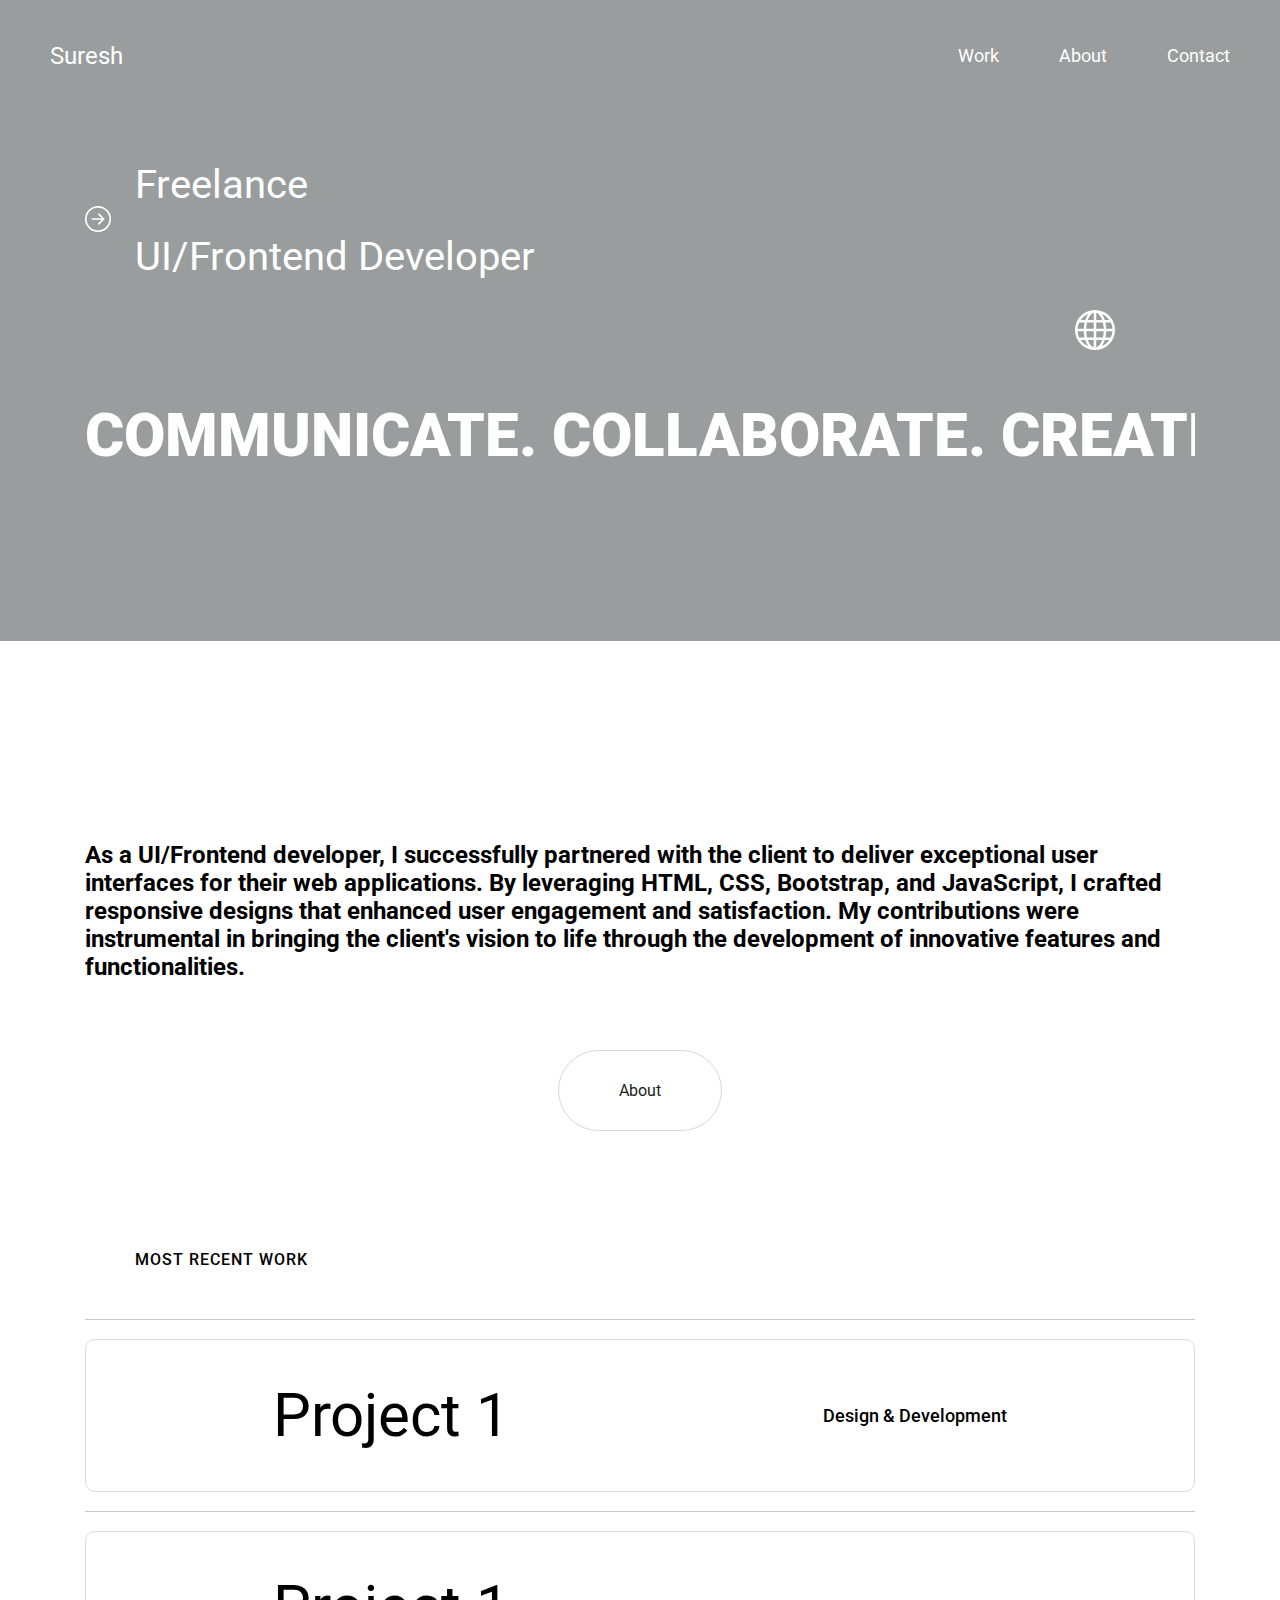
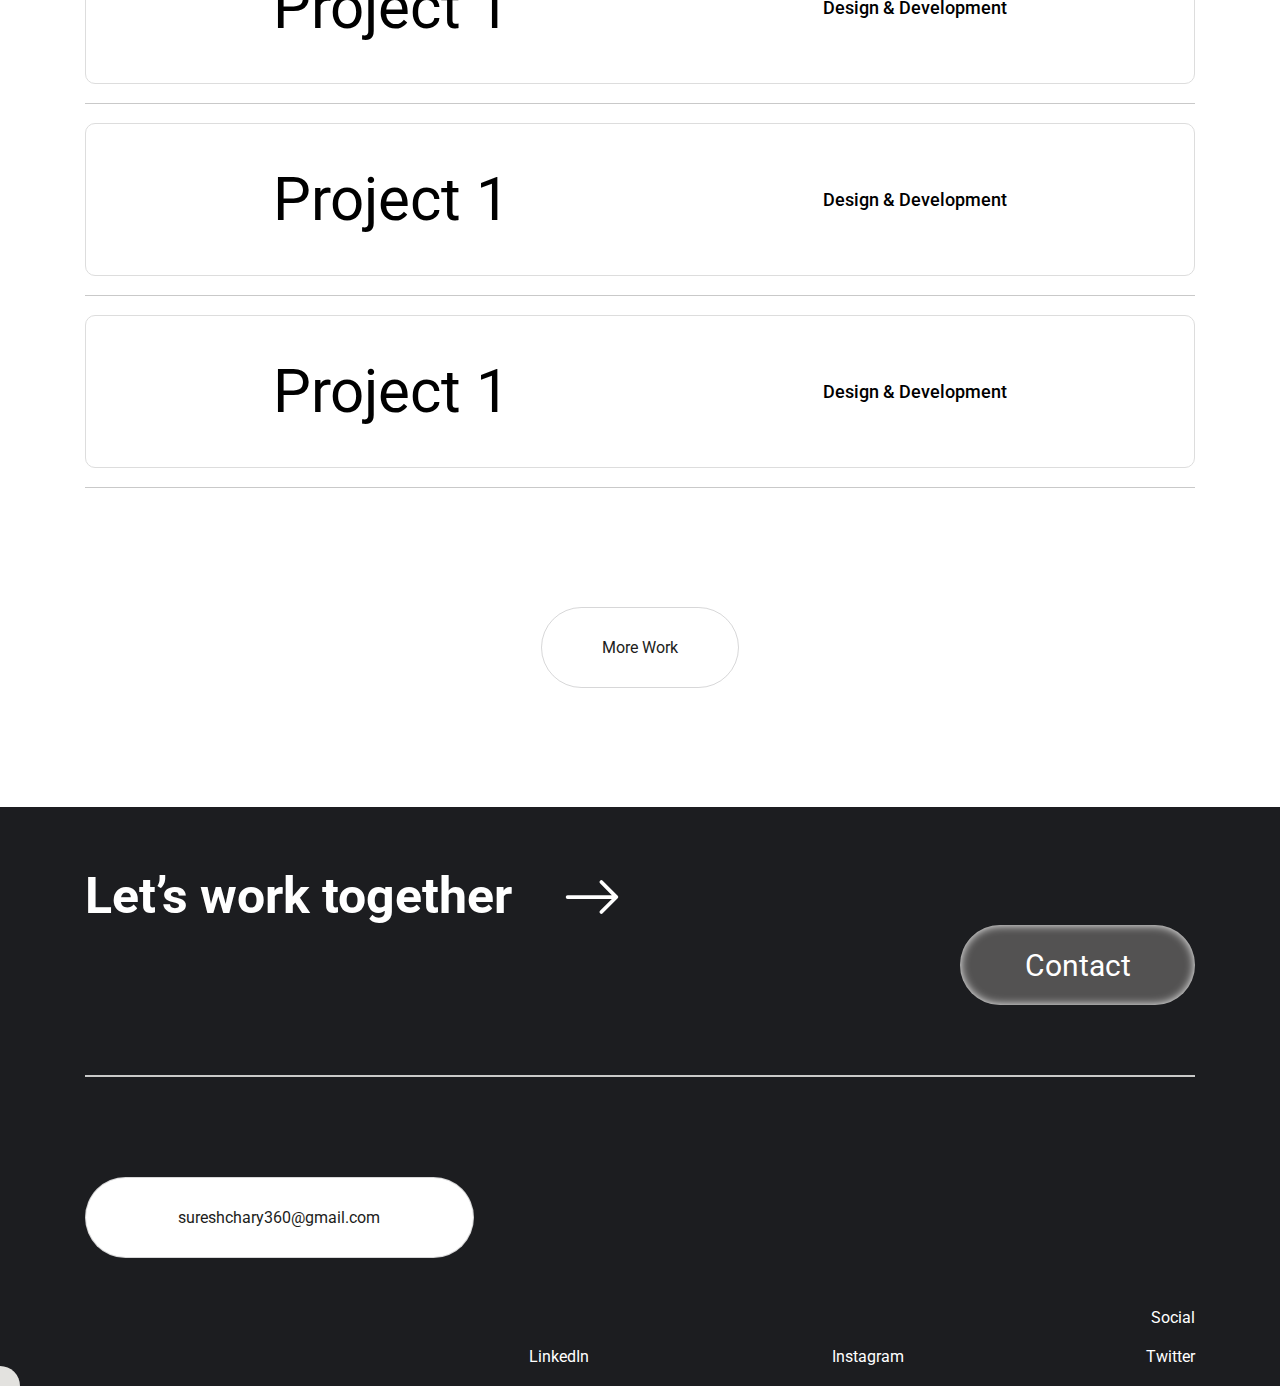
<file: index.html>
<!DOCTYPE html>
<html lang="en">

<head>
    <meta charset="UTF-8">
    <meta name="viewport" content="width=device-width, initial-scale=1.0">
    <title>Suresh</title>
    <link href="/assets/global.css" rel="stylesheet" />
    <link href="/assets/responsive.css" rel="stylesheet" />
    <link href="/assets/nav.css" rel="stylesheet" />
    <link href="/assets/style.css" rel="stylesheet" />
    <link rel="preconnect" href="https://fonts.googleapis.com">
    <link rel="preconnect" href="https://fonts.gstatic.com" crossorigin>
    <link href="https://fonts.googleapis.com/css2?family=Roboto:ital,wght@0,100;0,300;0,400;0,500;0,700;0,900;1,100;1,300;1,400;1,500;1,700;1,900&display=swap" rel="stylesheet">

    <style>
         .nav-links a {
            color: #FFF;
        }

        
    </style>
</head>

<body>

    <main>
        <header>
            <nav class="navbar">
                <div class="logo-container" style="position: relative;">
                    <a href="/home.html" class="logo borderYtoX">Suresh</a>
                </div>
                <!-- <ul id="navLinkSidebar" class="nav-links nav-links-sty  ">
                    <li class="borderYtoX"><a class="" href="#">About</a></li>
                    <li class="borderYtoX"><a class="" href="#">Work</a></li>
                    <li class="borderYtoX"><a class="" href="#">Contact</a></li>
                </ul> -->
                <ul id="navLinkSidebar" class="nav-links nav-links-sty  ">
                    <li class=""><a class="hover-this" href="/work.html">Work</a></li>
                    <li class=""><a class="hover-this" href="/about.html">About</a></li>

                    <li class=""><a class="hover-this" href="/contact.html">Contact</a></li>
                </ul>
                <div class="hamburger menu-container">
                    <div class="line"></div>
                    <div class="line"></div>
                    <div class="line"></div>
                </div>

                <div id="menu-nav" class="menu-nav-class">
                    <div class="menu-line"></div>
                    <div class="menu-line"></div>
                    <div class="menu-line"></div>
                </div>
            </nav>
        </header>


        <section id="section2" class="home-banner-section ">
            <div class=" system-width pb-100">


                <div class="svg-main-container  ">
                    <span class="svg-container first-svg">
                        <svg xmlns="http://www.w3.org/2000/svg" width="26" height="26" fill="#fff"
                            class="bi bi-arrow-right-circle" viewBox="0 0 16 16">
                            <path fill-rule="evenodd"
                                d="M1 8a7 7 0 1 0 14 0A7 7 0 0 0 1 8m15 0A8 8 0 1 1 0 8a8 8 0 0 1 16 0M4.5 7.5a.5.5 0 0 0 0 1h5.793l-2.147 2.146a.5.5 0 0 0 .708.708l3-3a.5.5 0 0 0 0-.708l-3-3a.5.5 0 1 0-.708.708L10.293 7.5z" />
                        </svg>
                    </span>

                    <p class="hover-paragraph">
                        <span class="mb-25 mb-s-10">Freelance</span>
                        <span> UI/Frontend Developer</span>
                    </p>

                    <span class="svg-container second-svg">
                        <svg xmlns="http://www.w3.org/2000/svg" width="26" height="26" fill="#535252"
                            class="bi bi-arrow-right-circle-fill" viewBox="0 0 16 16">
                            <path
                                d="M8 0a8 8 0 1 1 0 16A8 8 0 0 1 8 0M4.5 7.5a.5.5 0 0 0 0 1h5.793l-2.147 2.146a.5.5 0 0 0 .708.708l3-3a.5.5 0 0 0 0-.708l-3-3a.5.5 0 1 0-.708.708L10.293 7.5z" />
                        </svg>
                    </span>
                </div>


                <div class="glob-container">
                    <div class="rotating-element">
                        <!-- width="16" height="16" fill="currentColor" -->
                        <svg xmlns="http://www.w3.org/2000/svg" class="bi bi-globe" viewBox="0 0 16 16">
                            <path
                                d="M0 8a8 8 0 1 1 16 0A8 8 0 0 1 0 8m7.5-6.923c-.67.204-1.335.82-1.887 1.855A8 8 0 0 0 5.145 4H7.5zM4.09 4a9.3 9.3 0 0 1 .64-1.539 7 7 0 0 1 .597-.933A7.03 7.03 0 0 0 2.255 4zm-.582 3.5c.03-.877.138-1.718.312-2.5H1.674a7 7 0 0 0-.656 2.5zM4.847 5a12.5 12.5 0 0 0-.338 2.5H7.5V5zM8.5 5v2.5h2.99a12.5 12.5 0 0 0-.337-2.5zM4.51 8.5a12.5 12.5 0 0 0 .337 2.5H7.5V8.5zm3.99 0V11h2.653c.187-.765.306-1.608.338-2.5zM5.145 12q.208.58.468 1.068c.552 1.035 1.218 1.65 1.887 1.855V12zm.182 2.472a7 7 0 0 1-.597-.933A9.3 9.3 0 0 1 4.09 12H2.255a7 7 0 0 0 3.072 2.472M3.82 11a13.7 13.7 0 0 1-.312-2.5h-2.49c.062.89.291 1.733.656 2.5zm6.853 3.472A7 7 0 0 0 13.745 12H11.91a9.3 9.3 0 0 1-.64 1.539 7 7 0 0 1-.597.933M8.5 12v2.923c.67-.204 1.335-.82 1.887-1.855q.26-.487.468-1.068zm3.68-1h2.146c.365-.767.594-1.61.656-2.5h-2.49a13.7 13.7 0 0 1-.312 2.5m2.802-3.5a7 7 0 0 0-.656-2.5H12.18c.174.782.282 1.623.312 2.5zM11.27 2.461c.247.464.462.98.64 1.539h1.835a7 7 0 0 0-3.072-2.472c.218.284.418.598.597.933M10.855 4a8 8 0 0 0-.468-1.068C9.835 1.897 9.17 1.282 8.5 1.077V4z" />
                        </svg>
                    </div>
                </div>

                <!-- <div class="heading_container">
                    <h1 class="hover-this">Suresh </h1>
                </div> -->
                <!-- <div class="banner-card">
                    <div id="animated-text-strip" >
                        <span class="marquee hover-this">Communicate. Collaborate. Create.&nbsp;</span>
                        <span class="marquee hover-this">Communicate. Collaborate. Create.&nbsp;</span>
                        <span class="marquee hover-this">Communicate. Collaborate. Create.&nbsp;</span>
                    </div>
                </div> -->

                <div id="animated-text-strip">
                    <span class="marquee hover-this">Communicate. Collaborate. Create.&nbsp;</span>
                    <span class="marquee hover-this">Communicate. Collaborate. Create.&nbsp;</span>
                    <span class="marquee hover-this">Communicate. Collaborate. Create.&nbsp;</span>
                </div>
            </div>

        </section>


        <section id="section3" class="mtb-md-200-150 ptb-s-60">
            <div class="system-width">
                <h2 class="hover-this">As a UI/Frontend developer, I successfully partnered with the client to deliver
                    exceptional user
                    interfaces for their web applications. By leveraging HTML, CSS, Bootstrap, and JavaScript, I crafted
                    responsive designs that enhanced user engagement and satisfaction. My contributions were
                    instrumental in
                    bringing the client's vision to life through the development of innovative features and
                    functionalities.
                    <!-- 
                    Collaborated closely with the development team to create visually appealing and user-centric
                    interfaces
                    for web applications.Implemented responsive designs using HTML, CSS, Bootstrap, and JavaScript to
                    ensure
                    optimal user experience across various devices.Actively contributed to the development of new
                    features
                    and functionalities to align with project goals. -->
                </h2>

                <div class="text-center pt-50  mt-5 ">
                    <a href="" class="btn btn-work hover-this ">
                        About
                    </a>
                </div>
            </div>

        </section>



        <section class="">
            <div class="system-width">
                <!-- <h3>Projects</h3> -->

                <div class="">
                    <h5 class="work_heading">Most Recent Work</h5>

                    <!-- <ul role="list">
                        <li class="list_item_main">
                            <a class="member-link" href="#" target="_top">
                                <h2 class="member-name">Pai </h2>
                                <p class="member-role">Design & Development</p>


                                <div class="hover_main_container">
                                    <img class="hover-img hover-this" src="/assets/images/em-gluten-img.png" alt="">
                                </div>
                            </a>
                        </li>

                        <li class="list_item_main">
                            <a class="member-link" href="#" target="_top">
                                <h2 class="member-name">Pai </h2>
                                <p class="member-role">Design & Development</p>
                                <div class="hover_main_container">
                                    <img class="hover-img hover-this" src="/assets/images/seafood.png" alt="">
                                </div>
                            </a>
                        </li>

                        <li class="list_item_main">
                            <a class="member-link" href="#" target="_top">
                                <h2 class="member-name">Pai </h2>
                                <p class="member-role">Design & Development</p>
                                <div class="hover_main_container">
                                    <img class="hover-img hover-this" src="/assets/images/seafood.png" alt="">
                                </div>
                            </a>
                        </li>

                        <li class="list_item_main">
                            <a class="member-link" href="#" target="_top">
                                <h2 class="member-name">Pai </h2>
                                <p class="member-role">Design & Development</p>

                                <div class="hover_main_container">
                                    <img class="hover-img hover-this" src="/assets/images/seafood.png" alt="">
                                </div>

                            </a>
                        </li>
                    </ul> -->

                    <ul role="list">
                        <li class="list_item_main">
                            <a class="member-link" href="#">
                                <div class="project-card">
                                    <div class="hover_main_container">
                                        <img class="hover-img hover-this" src="/assets/images/em-gluten-img.png" alt="">
                                    </div>
                                    <div class="project-content">
                                        <div class="project-details">
                                            <h2 class="member-name">Project 1 </h2>
                                            <p class="member-role">Design & Development</p>
                                        </div>
                                    </div>
                                </div>
                            </a>
                        </li>
                        <li class="list_item_main">
                            <a class="member-link" href="#">
                                <div class="project-card">
                                    <div class="hover_main_container">
                                        <img class="hover-img hover-this" src="/assets/images/em-gluten-img.png" alt="">
                                    </div>
                                    <div class="project-content">
                                        <div class="project-details">
                                            <h2 class="member-name">Project 1 </h2>
                                            <p class="member-role">Design & Development</p>
                                        </div>
                                    </div>
                                </div>
                            </a>
                        </li>
                        <li class="list_item_main">
                            <a class="member-link" href="#">
                                <div class="project-card">
                                    <div class="hover_main_container">
                                        <img class="hover-img hover-this" src="/assets/images/em-gluten-img.png" alt="">
                                    </div>
                                    <div class="project-content">
                                        <div class="project-details">
                                            <h2 class="member-name">Project 1 </h2>
                                            <p class="member-role">Design & Development</p>
                                        </div>
                                    </div>
                                </div>
                            </a>
                        </li>
                        <li class="list_item_main">
                            <a class="member-link" href="#">
                                <div class="project-card">
                                    <div class="hover_main_container">
                                        <img class="hover-img hover-this" src="/assets/images/em-gluten-img.png" alt="">
                                    </div>
                                    <div class="project-content">
                                        <div class="project-details">
                                            <h2 class="member-name">Project 1 </h2>
                                            <p class="member-role">Design & Development</p>
                                        </div>
                                    </div>
                                </div>
                            </a>
                        </li>
                    </ul>
                    <div class="text-center ptb-100 mt-5 mb-5">
                        <a href="" class="btn btn-work hover-this ">
                            More Work
                        </a>
                    </div>
                </div>
            </div>
        </section>


        <section>
            <div></div>
        </section>


        <footer>
            <div class="footer-container ">
                <div class="system-width">
                    <div class="work-together-cont">
                        <h3>Let’s work together</h3>

                        <div class="footer-arrow">
                            <svg xmlns="http://www.w3.org/2000/svg" fill="currentColor" class="bi bi-arrow-right"
                                viewBox="0 0 16 16">
                                <path fill-rule="evenodd"
                                    d="M1 8a.5.5 0 0 1 .5-.5h11.793l-3.147-3.146a.5.5 0 0 1 .708-.708l4 4a.5.5 0 0 1 0 .708l-4 4a.5.5 0 0 1-.708-.708L13.293 8.5H1.5A.5.5 0 0 1 1 8" />
                            </svg>
                        </div>
                    </div>

                    <div class="ptb-100 mt-50 get_touch">
                        <div class="get-in-touch hover-this">
                            <a href="#" class="hover-this">Contact</a>
                        </div>
                        <div class="border-solid mt-5"></div>

                    </div>

                    <div class="">
                        <a href="" class="btn btn-mail hover-this">sureshchary360@gmail.com</a>
                    </div>

                    <div class="pt-50 footer-social">

                        <div class="social-item">
                            <p class="text-right">Social</p>
                            <div class="social-each-item">
                                <a href="" class=""> LinkedIn</a>
                                <a href="" class=""> Instagram</a>
                                <a href="" class=""> Twitter</a>
                                <!-- <a href="" class=""> Github</a> -->
                            </div>

                        </div>
                    </div>

                </div>
            </div>
        </footer>

        <!-- <div class="cursor"></div> -->

    </main>

    <div class="cursor"></div>


    <script src="/assets/style.js"></script>
</body>

</html>
</file>
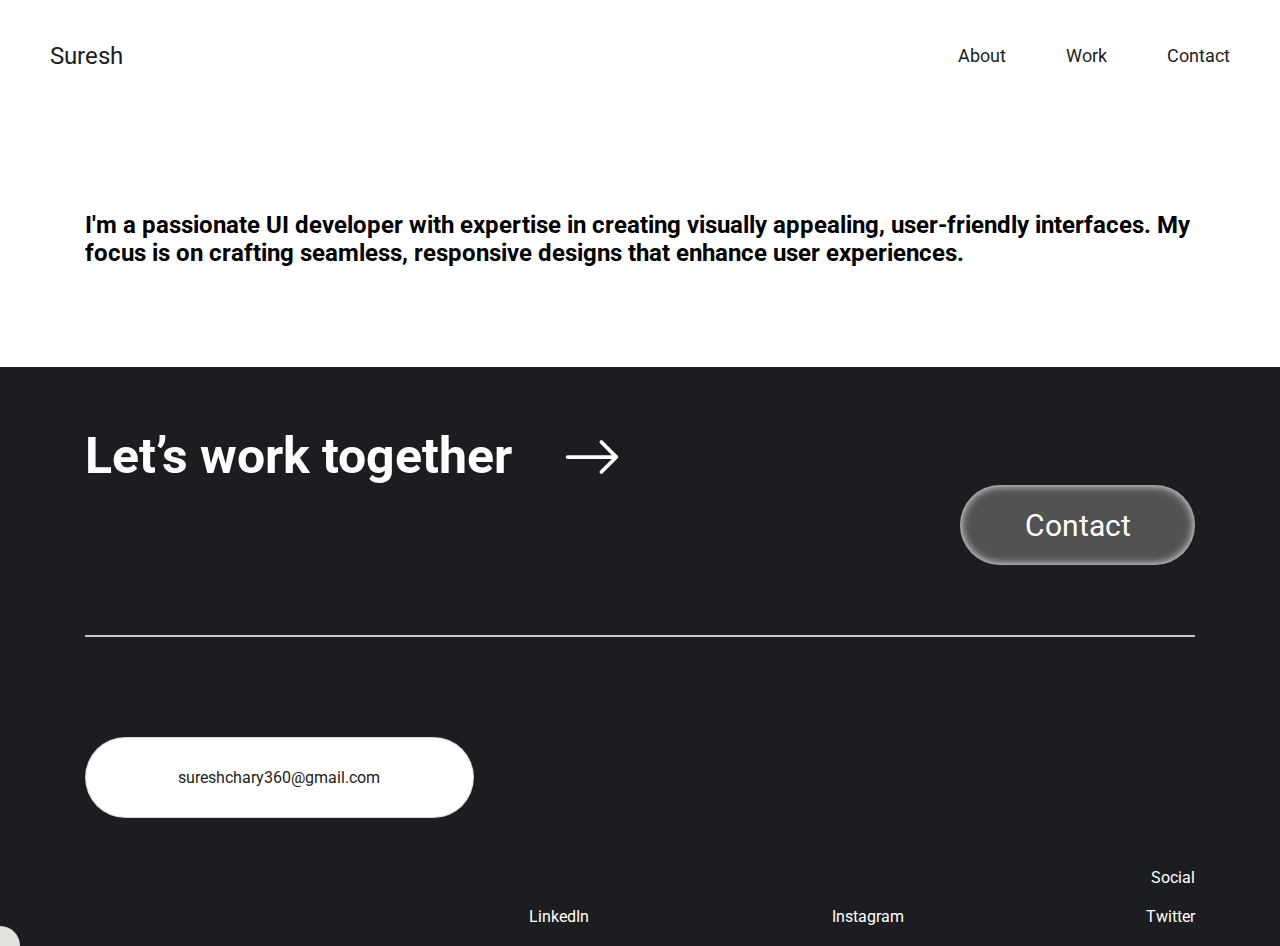
<file: about.html>
<!DOCTYPE html>
<html lang="en">

<head>
    <meta charset="UTF-8">
    <meta name="viewport" content="width=device-width, initial-scale=1.0">
    <title>About</title>
    <link href="/assets/global.css" rel="stylesheet" />
    <link href="/assets/responsive.css" rel="stylesheet" />
    <link href="/assets/nav.css" rel="stylesheet" />
    <link href="/assets/style.css" rel="stylesheet" />
    <link rel="preconnect" href="https://fonts.googleapis.com">
    <link rel="preconnect" href="https://fonts.gstatic.com" crossorigin>
    <link href="https://fonts.googleapis.com/css2?family=Roboto:ital,wght@0,100;0,300;0,400;0,500;0,700;0,900;1,100;1,300;1,400;1,500;1,700;1,900&display=swap" rel="stylesheet">


<style>

         .navbar {
            background-color: #fff;
         }

         .logo {
            color: #1C1D20;
         }

         .nav-links a {
            color: #1C1D20;
        }

        .nav-links.active a {
            color: white;
        }

    </style>
</head>

<body>

    <main>
        <header>
            <nav class="navbar">
                <div class="logo-container" style="position: relative;">
                    <a href="/index.html" class="logo hover-this">Suresh</a>
                </div>
                <ul id="navLinkSidebar" class="nav-links nav-links-sty  ">
                    <li class=""><a class="hover-this" href="/about.html">About</a></li>
                    <li class=""><a class="hover-this" href="/work.html">Work</a></li>
                    <li class=""><a class="hover-this" href="/contact.html">Contact</a></li>
                </ul>
                <div class="hamburger menu-container">
                    <div class="line"></div>
                    <div class="line"></div>
                    <div class="line"></div>
                </div>

                <div id="menu-nav" class="menu-nav-class">
                    <div class="menu-line"></div>
                    <div class="menu-line"></div>
                    <div class="menu-line"></div>
                </div>
            </nav>
        </header>


        <section id="section2" class="ptb-100">
            <div class="system-width">
                <h2 class="hover-this">
                    I'm a passionate UI developer with expertise in creating visually appealing, user-friendly interfaces. 
           My focus is on crafting seamless, responsive designs that enhance user experiences.
        
                </h2>

               
            </div>

        </section>



        <section>
            <div></div>
        </section>


        <footer>
            <div class="footer-container  ">
                <div class="system-width">
                    <div class="work-together-cont">
                        <h3>Let’s work together</h3>

                        <div class="footer-arrow">
                            <svg xmlns="http://www.w3.org/2000/svg" fill="currentColor" class="bi bi-arrow-right"
                                viewBox="0 0 16 16">
                                <path fill-rule="evenodd"
                                    d="M1 8a.5.5 0 0 1 .5-.5h11.793l-3.147-3.146a.5.5 0 0 1 .708-.708l4 4a.5.5 0 0 1 0 .708l-4 4a.5.5 0 0 1-.708-.708L13.293 8.5H1.5A.5.5 0 0 1 1 8" />
                            </svg>
                        </div>
                    </div>

                    <div class="ptb-100 mt-50 get_touch">
                        <div class="get-in-touch hover-this">
                            <a href="#" class="hover-this">Contact</a>
                        </div>
                        <div class="border-solid mt-5"></div>

                    </div>

                    <div class="">
                        <a href="" class="btn btn-mail hover-this">sureshchary360@gmail.com</a>
                    </div>

                    <div class="pt-50 footer-social">

                        <div class="social-item">
                            <p class="text-right">Social</p>
                            <div class="social-each-item">
                                <a href="" class=""> LinkedIn</a>
                                <a href="" class=""> Instagram</a>
                                <a href="" class=""> Twitter</a>
                            </div>

                        </div>
                    </div>

                </div>
            </div>
        </footer>

        <!-- <div class="cursor"></div> -->

    </main>

    <div class="cursor"></div>


    <script src="/assets/style.js"></script>
    
</body>

</html>
</file>
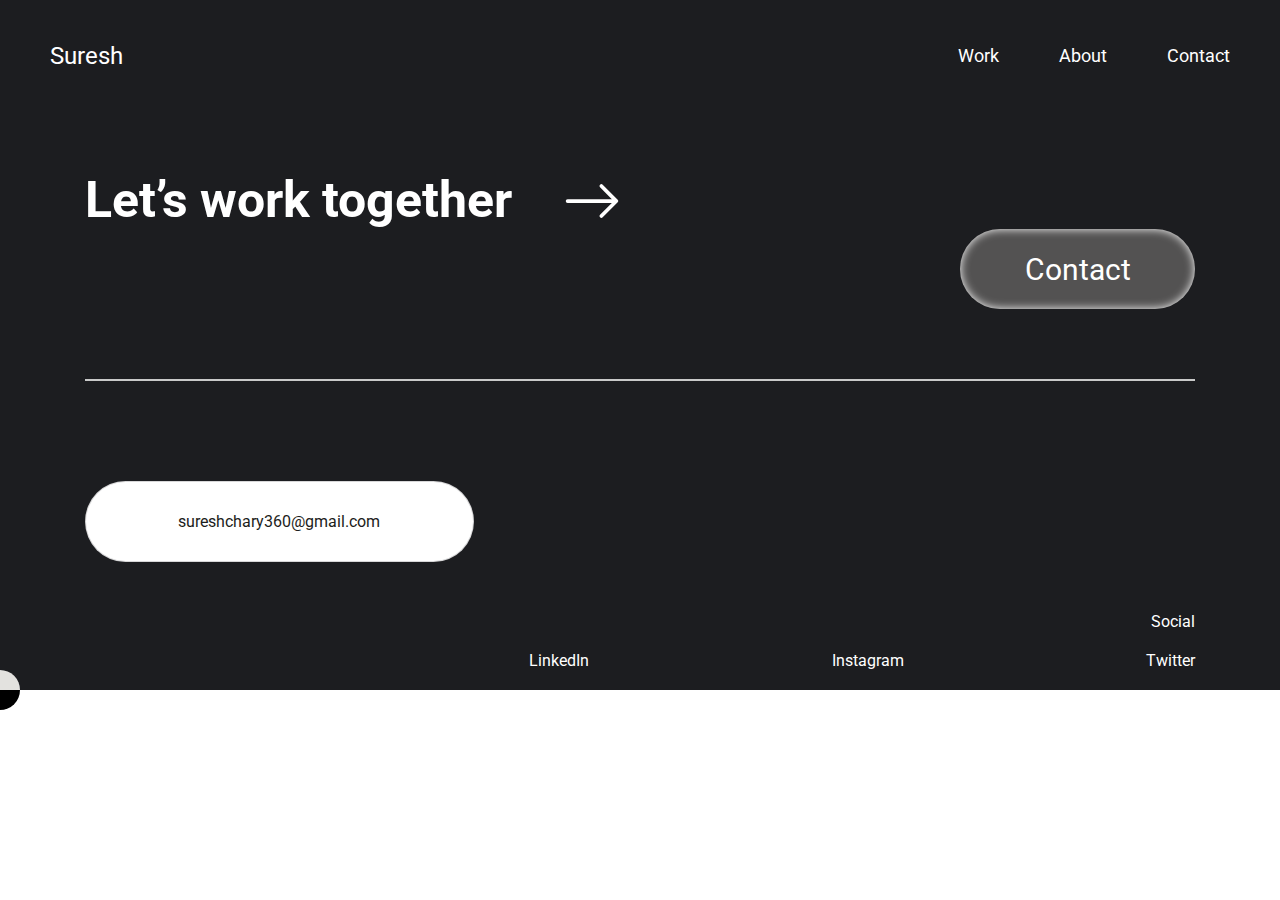
<file: contact.html>
<!DOCTYPE html>
<html lang="en">

<head>
    <meta charset="UTF-8">
    <meta name="viewport" content="width=device-width, initial-scale=1.0">
    <title>Contact</title>
    
    <link href="/assets/global.css" rel="stylesheet" />
    <link href="/assets/responsive.css" rel="stylesheet" />
    <link href="/assets/nav.css" rel="stylesheet" />
    <link href="/assets/style.css" rel="stylesheet" />
    <link rel="preconnect" href="https://fonts.googleapis.com">
    <link rel="preconnect" href="https://fonts.gstatic.com" crossorigin>
    <link href="https://fonts.googleapis.com/css2?family=Roboto:ital,wght@0,100;0,300;0,400;0,500;0,700;0,900;1,100;1,300;1,400;1,500;1,700;1,900&display=swap" rel="stylesheet">

    <style>
        
         .navbar {
            background-color: #1C1D20;
         }

         .nav-links a {
            color: #FFF;
        }

        

    </style>
</head>

<body>

    <main>
        <header>
            <nav class="navbar">
                <div class="logo-container" style="position: relative;">
                    <a href="/index.html" class="logo hover-this">Suresh</a>
                </div>
                <ul id="navLinkSidebar" class="nav-links nav-links-sty  ">
                    <li class=""><a class="hover-this" href="/work.html">Work</a></li>
                    <li class=""><a class="hover-this" href="/about.html">About</a></li>
                   
                    <li class=""><a class="hover-this" href="/contact.html">Contact</a></li>
                </ul>
                <div class="hamburger menu-container">
                    <div class="line"></div>
                    <div class="line"></div>
                    <div class="line"></div>
                </div>

                <div id="menu-nav" class="menu-nav-class">
                    <div class="menu-line"></div>
                    <div class="menu-line"></div>
                    <div class="menu-line"></div>
                </div>
            </nav>
        </header>


        <!-- <section id="section3" class="ptb-100">
            <div class="system-width">
                <h2 class="hover-this">
           Design & Development of a modern, responsive web application 
               with a focus on performance and usability.
                </h2>

               
            </div>

        </section> -->



        <section id="section2">
            <div></div>
        </section>


        <footer>
            <div class="footer-container  ">
                <div class="system-width">
                    <div class="work-together-cont">
                        <h3>Let’s work together</h3>

                        <div class="footer-arrow">
                            <svg xmlns="http://www.w3.org/2000/svg" fill="currentColor" class="bi bi-arrow-right"
                                viewBox="0 0 16 16">
                                <path fill-rule="evenodd"
                                    d="M1 8a.5.5 0 0 1 .5-.5h11.793l-3.147-3.146a.5.5 0 0 1 .708-.708l4 4a.5.5 0 0 1 0 .708l-4 4a.5.5 0 0 1-.708-.708L13.293 8.5H1.5A.5.5 0 0 1 1 8" />
                            </svg>
                        </div>
                    </div>

                    <div class="ptb-100 mt-50 get_touch">
                        <div class="get-in-touch hover-this">
                            <a href="#" class="hover-this">Contact</a>
                        </div>
                        <div class="border-solid mt-5"></div>

                    </div>

                    <div class="">
                        <a href="" class="btn btn-mail hover-this">sureshchary360@gmail.com</a>
                    </div>

                    <div class="pt-50 footer-social">

                        <div class="social-item">
                            <p class="text-right">Social</p>
                            <div class="social-each-item">
                                <a href="" class=""> LinkedIn</a>
                                <a href="" class=""> Instagram</a>
                                <a href="" class=""> Twitter</a>
                                <!-- <a href="" class=""> Github</a> -->
                            </div>

                        </div>
                    </div>

                </div>
            </div>
        </footer>


    </main>

    <div class="cursor"></div>


    <script src="/assets/style.js"></script>
 
</body>

</html>
</file>
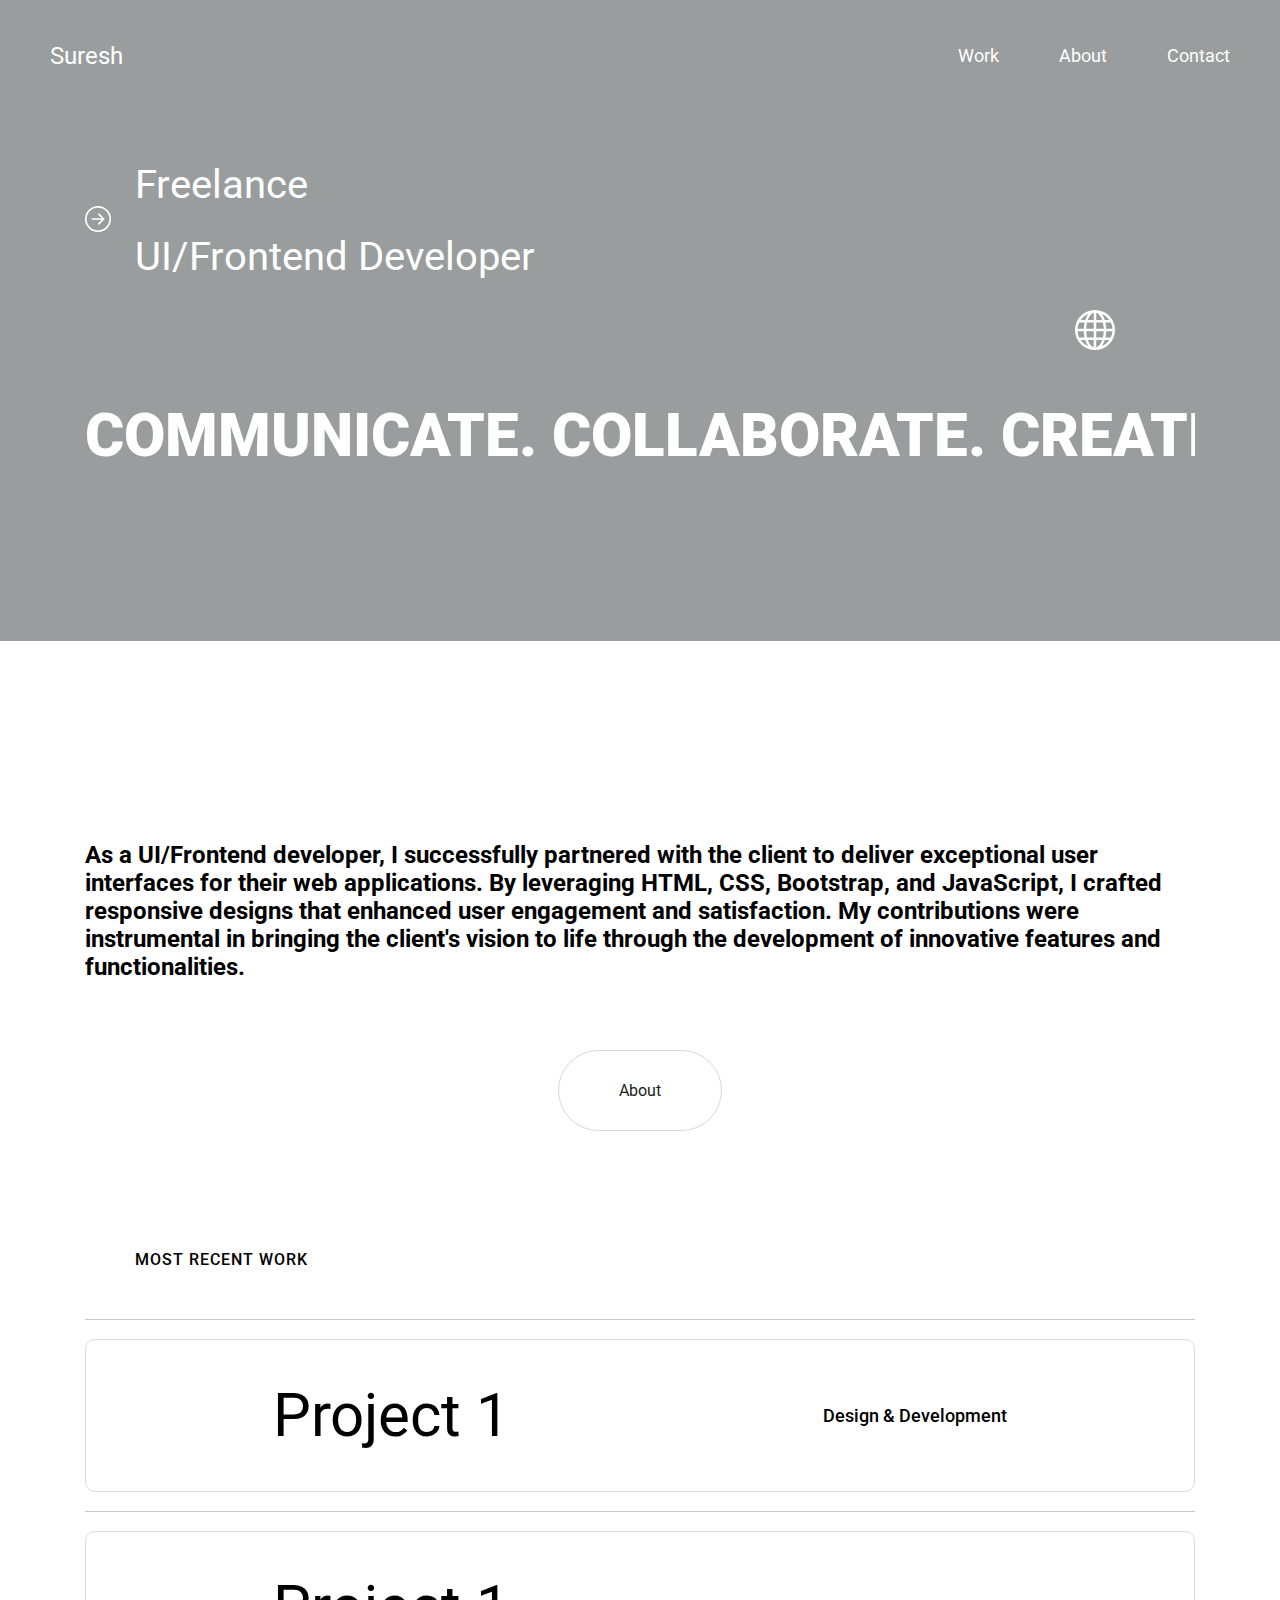
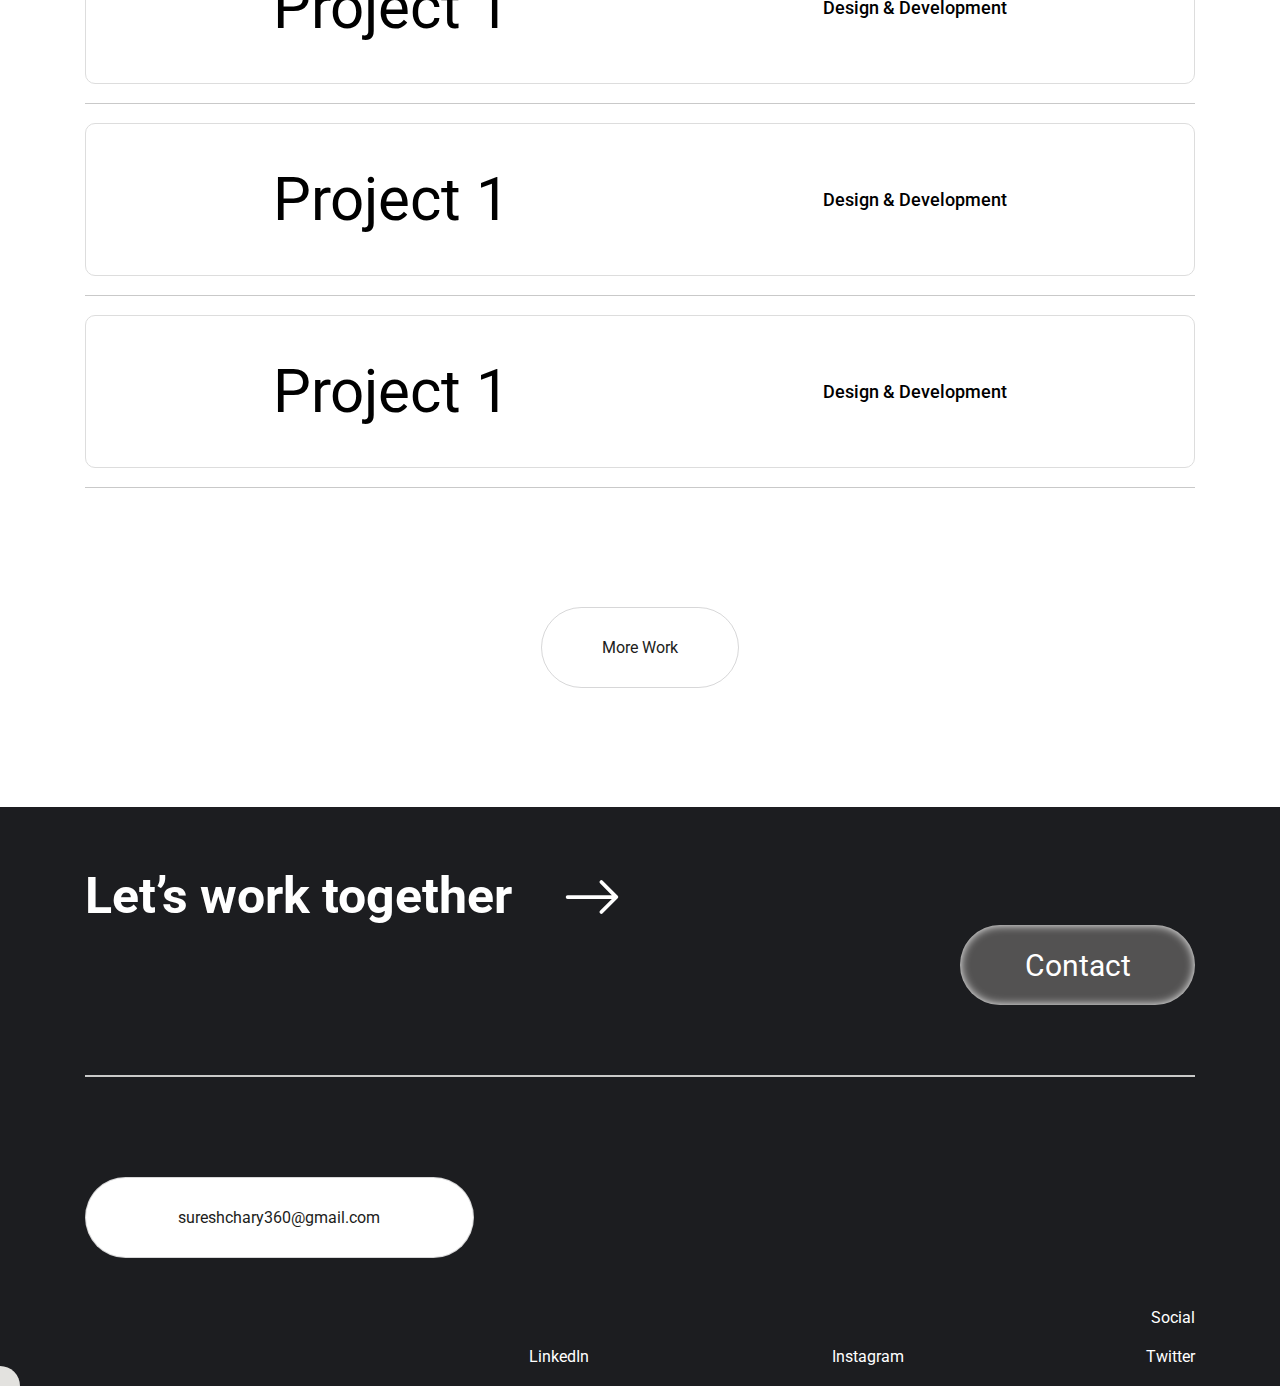
<file: home.html>
<!DOCTYPE html>
<html lang="en">

<head>
    <meta charset="UTF-8">
    <meta name="viewport" content="width=device-width, initial-scale=1.0">
    <title>Suresh</title>
    <link href="/assets/global.css" rel="stylesheet" />
    <link href="/assets/responsive.css" rel="stylesheet" />
    <link href="/assets/nav.css" rel="stylesheet" />
    <link href="/assets/style.css" rel="stylesheet" />
    <link rel="preconnect" href="https://fonts.googleapis.com">
    <link rel="preconnect" href="https://fonts.gstatic.com" crossorigin>
    <link href="https://fonts.googleapis.com/css2?family=Roboto:ital,wght@0,100;0,300;0,400;0,500;0,700;0,900;1,100;1,300;1,400;1,500;1,700;1,900&display=swap" rel="stylesheet">

    <style>
         .nav-links a {
            color: #FFF;
        }

        
    </style>
</head>

<body>

    <main>
        <header>
            <nav class="navbar">
                <div class="logo-container" style="position: relative;">
                    <a href="/home.html" class="logo borderYtoX">Suresh</a>
                </div>
                <!-- <ul id="navLinkSidebar" class="nav-links nav-links-sty  ">
                    <li class="borderYtoX"><a class="" href="#">About</a></li>
                    <li class="borderYtoX"><a class="" href="#">Work</a></li>
                    <li class="borderYtoX"><a class="" href="#">Contact</a></li>
                </ul> -->
                <ul id="navLinkSidebar" class="nav-links nav-links-sty  ">
                    <li class=""><a class="hover-this" href="/work.html">Work</a></li>
                    <li class=""><a class="hover-this" href="/about.html">About</a></li>

                    <li class=""><a class="hover-this" href="/contact.html">Contact</a></li>
                </ul>
                <div class="hamburger menu-container">
                    <div class="line"></div>
                    <div class="line"></div>
                    <div class="line"></div>
                </div>

                <div id="menu-nav" class="menu-nav-class">
                    <div class="menu-line"></div>
                    <div class="menu-line"></div>
                    <div class="menu-line"></div>
                </div>
            </nav>
        </header>


        <section id="section2" class="home-banner-section ">
            <div class=" system-width pb-100">


                <div class="svg-main-container  ">
                    <span class="svg-container first-svg">
                        <svg xmlns="http://www.w3.org/2000/svg" width="26" height="26" fill="#fff"
                            class="bi bi-arrow-right-circle" viewBox="0 0 16 16">
                            <path fill-rule="evenodd"
                                d="M1 8a7 7 0 1 0 14 0A7 7 0 0 0 1 8m15 0A8 8 0 1 1 0 8a8 8 0 0 1 16 0M4.5 7.5a.5.5 0 0 0 0 1h5.793l-2.147 2.146a.5.5 0 0 0 .708.708l3-3a.5.5 0 0 0 0-.708l-3-3a.5.5 0 1 0-.708.708L10.293 7.5z" />
                        </svg>
                    </span>

                    <p class="hover-paragraph">
                        <span class="mb-25 mb-s-10">Freelance</span>
                        <span> UI/Frontend Developer</span>
                    </p>

                    <span class="svg-container second-svg">
                        <svg xmlns="http://www.w3.org/2000/svg" width="26" height="26" fill="#535252"
                            class="bi bi-arrow-right-circle-fill" viewBox="0 0 16 16">
                            <path
                                d="M8 0a8 8 0 1 1 0 16A8 8 0 0 1 8 0M4.5 7.5a.5.5 0 0 0 0 1h5.793l-2.147 2.146a.5.5 0 0 0 .708.708l3-3a.5.5 0 0 0 0-.708l-3-3a.5.5 0 1 0-.708.708L10.293 7.5z" />
                        </svg>
                    </span>
                </div>


                <div class="glob-container">
                    <div class="rotating-element">
                        <!-- width="16" height="16" fill="currentColor" -->
                        <svg xmlns="http://www.w3.org/2000/svg" class="bi bi-globe" viewBox="0 0 16 16">
                            <path
                                d="M0 8a8 8 0 1 1 16 0A8 8 0 0 1 0 8m7.5-6.923c-.67.204-1.335.82-1.887 1.855A8 8 0 0 0 5.145 4H7.5zM4.09 4a9.3 9.3 0 0 1 .64-1.539 7 7 0 0 1 .597-.933A7.03 7.03 0 0 0 2.255 4zm-.582 3.5c.03-.877.138-1.718.312-2.5H1.674a7 7 0 0 0-.656 2.5zM4.847 5a12.5 12.5 0 0 0-.338 2.5H7.5V5zM8.5 5v2.5h2.99a12.5 12.5 0 0 0-.337-2.5zM4.51 8.5a12.5 12.5 0 0 0 .337 2.5H7.5V8.5zm3.99 0V11h2.653c.187-.765.306-1.608.338-2.5zM5.145 12q.208.58.468 1.068c.552 1.035 1.218 1.65 1.887 1.855V12zm.182 2.472a7 7 0 0 1-.597-.933A9.3 9.3 0 0 1 4.09 12H2.255a7 7 0 0 0 3.072 2.472M3.82 11a13.7 13.7 0 0 1-.312-2.5h-2.49c.062.89.291 1.733.656 2.5zm6.853 3.472A7 7 0 0 0 13.745 12H11.91a9.3 9.3 0 0 1-.64 1.539 7 7 0 0 1-.597.933M8.5 12v2.923c.67-.204 1.335-.82 1.887-1.855q.26-.487.468-1.068zm3.68-1h2.146c.365-.767.594-1.61.656-2.5h-2.49a13.7 13.7 0 0 1-.312 2.5m2.802-3.5a7 7 0 0 0-.656-2.5H12.18c.174.782.282 1.623.312 2.5zM11.27 2.461c.247.464.462.98.64 1.539h1.835a7 7 0 0 0-3.072-2.472c.218.284.418.598.597.933M10.855 4a8 8 0 0 0-.468-1.068C9.835 1.897 9.17 1.282 8.5 1.077V4z" />
                        </svg>
                    </div>
                </div>

                <!-- <div class="heading_container">
                    <h1 class="hover-this">Suresh </h1>
                </div> -->
                <!-- <div class="banner-card">
                    <div id="animated-text-strip" >
                        <span class="marquee hover-this">Communicate. Collaborate. Create.&nbsp;</span>
                        <span class="marquee hover-this">Communicate. Collaborate. Create.&nbsp;</span>
                        <span class="marquee hover-this">Communicate. Collaborate. Create.&nbsp;</span>
                    </div>
                </div> -->

                <div id="animated-text-strip">
                    <span class="marquee hover-this">Communicate. Collaborate. Create.&nbsp;</span>
                    <span class="marquee hover-this">Communicate. Collaborate. Create.&nbsp;</span>
                    <span class="marquee hover-this">Communicate. Collaborate. Create.&nbsp;</span>
                </div>
            </div>

        </section>


        <section id="section3" class="mtb-md-200-150 ptb-s-60">
            <div class="system-width">
                <h2 class="hover-this">As a UI/Frontend developer, I successfully partnered with the client to deliver
                    exceptional user
                    interfaces for their web applications. By leveraging HTML, CSS, Bootstrap, and JavaScript, I crafted
                    responsive designs that enhanced user engagement and satisfaction. My contributions were
                    instrumental in
                    bringing the client's vision to life through the development of innovative features and
                    functionalities.
                    <!-- 
                    Collaborated closely with the development team to create visually appealing and user-centric
                    interfaces
                    for web applications.Implemented responsive designs using HTML, CSS, Bootstrap, and JavaScript to
                    ensure
                    optimal user experience across various devices.Actively contributed to the development of new
                    features
                    and functionalities to align with project goals. -->
                </h2>

                <div class="text-center pt-50  mt-5 ">
                    <a href="" class="btn btn-work hover-this ">
                        About
                    </a>
                </div>
            </div>

        </section>



        <section class="">
            <div class="system-width">
                <!-- <h3>Projects</h3> -->

                <div class="">
                    <h5 class="work_heading">Most Recent Work</h5>

                    <!-- <ul role="list">
                        <li class="list_item_main">
                            <a class="member-link" href="#" target="_top">
                                <h2 class="member-name">Pai </h2>
                                <p class="member-role">Design & Development</p>


                                <div class="hover_main_container">
                                    <img class="hover-img hover-this" src="/assets/images/em-gluten-img.png" alt="">
                                </div>
                            </a>
                        </li>

                        <li class="list_item_main">
                            <a class="member-link" href="#" target="_top">
                                <h2 class="member-name">Pai </h2>
                                <p class="member-role">Design & Development</p>
                                <div class="hover_main_container">
                                    <img class="hover-img hover-this" src="/assets/images/seafood.png" alt="">
                                </div>
                            </a>
                        </li>

                        <li class="list_item_main">
                            <a class="member-link" href="#" target="_top">
                                <h2 class="member-name">Pai </h2>
                                <p class="member-role">Design & Development</p>
                                <div class="hover_main_container">
                                    <img class="hover-img hover-this" src="/assets/images/seafood.png" alt="">
                                </div>
                            </a>
                        </li>

                        <li class="list_item_main">
                            <a class="member-link" href="#" target="_top">
                                <h2 class="member-name">Pai </h2>
                                <p class="member-role">Design & Development</p>

                                <div class="hover_main_container">
                                    <img class="hover-img hover-this" src="/assets/images/seafood.png" alt="">
                                </div>

                            </a>
                        </li>
                    </ul> -->

                    <ul role="list">
                        <li class="list_item_main">
                            <a class="member-link" href="#">
                                <div class="project-card">
                                    <div class="hover_main_container">
                                        <img class="hover-img hover-this" src="/assets/images/em-gluten-img.png" alt="">
                                    </div>
                                    <div class="project-content">
                                        <div class="project-details">
                                            <h2 class="member-name">Project 1 </h2>
                                            <p class="member-role">Design & Development</p>
                                        </div>
                                    </div>
                                </div>
                            </a>
                        </li>
                        <li class="list_item_main">
                            <a class="member-link" href="#">
                                <div class="project-card">
                                    <div class="hover_main_container">
                                        <img class="hover-img hover-this" src="/assets/images/em-gluten-img.png" alt="">
                                    </div>
                                    <div class="project-content">
                                        <div class="project-details">
                                            <h2 class="member-name">Project 1 </h2>
                                            <p class="member-role">Design & Development</p>
                                        </div>
                                    </div>
                                </div>
                            </a>
                        </li>
                        <li class="list_item_main">
                            <a class="member-link" href="#">
                                <div class="project-card">
                                    <div class="hover_main_container">
                                        <img class="hover-img hover-this" src="/assets/images/em-gluten-img.png" alt="">
                                    </div>
                                    <div class="project-content">
                                        <div class="project-details">
                                            <h2 class="member-name">Project 1 </h2>
                                            <p class="member-role">Design & Development</p>
                                        </div>
                                    </div>
                                </div>
                            </a>
                        </li>
                        <li class="list_item_main">
                            <a class="member-link" href="#">
                                <div class="project-card">
                                    <div class="hover_main_container">
                                        <img class="hover-img hover-this" src="/assets/images/em-gluten-img.png" alt="">
                                    </div>
                                    <div class="project-content">
                                        <div class="project-details">
                                            <h2 class="member-name">Project 1 </h2>
                                            <p class="member-role">Design & Development</p>
                                        </div>
                                    </div>
                                </div>
                            </a>
                        </li>
                    </ul>
                    <div class="text-center ptb-100 mt-5 mb-5">
                        <a href="" class="btn btn-work hover-this ">
                            More Work
                        </a>
                    </div>
                </div>
            </div>
        </section>


        <section>
            <div></div>
        </section>


        <footer>
            <div class="footer-container ">
                <div class="system-width">
                    <div class="work-together-cont">
                        <h3>Let’s work together</h3>

                        <div class="footer-arrow">
                            <svg xmlns="http://www.w3.org/2000/svg" fill="currentColor" class="bi bi-arrow-right"
                                viewBox="0 0 16 16">
                                <path fill-rule="evenodd"
                                    d="M1 8a.5.5 0 0 1 .5-.5h11.793l-3.147-3.146a.5.5 0 0 1 .708-.708l4 4a.5.5 0 0 1 0 .708l-4 4a.5.5 0 0 1-.708-.708L13.293 8.5H1.5A.5.5 0 0 1 1 8" />
                            </svg>
                        </div>
                    </div>

                    <div class="ptb-100 mt-50 get_touch">
                        <div class="get-in-touch hover-this">
                            <a href="#" class="hover-this">Contact</a>
                        </div>
                        <div class="border-solid mt-5"></div>

                    </div>

                    <div class="">
                        <a href="" class="btn btn-mail hover-this">sureshchary360@gmail.com</a>
                    </div>

                    <div class="pt-50 footer-social">

                        <div class="social-item">
                            <p class="text-right">Social</p>
                            <div class="social-each-item">
                                <a href="" class=""> LinkedIn</a>
                                <a href="" class=""> Instagram</a>
                                <a href="" class=""> Twitter</a>
                                <!-- <a href="" class=""> Github</a> -->
                            </div>

                        </div>
                    </div>

                </div>
            </div>
        </footer>

        <!-- <div class="cursor"></div> -->

    </main>

    <div class="cursor"></div>


    <script src="/assets/style.js"></script>
</body>

</html>
</file>
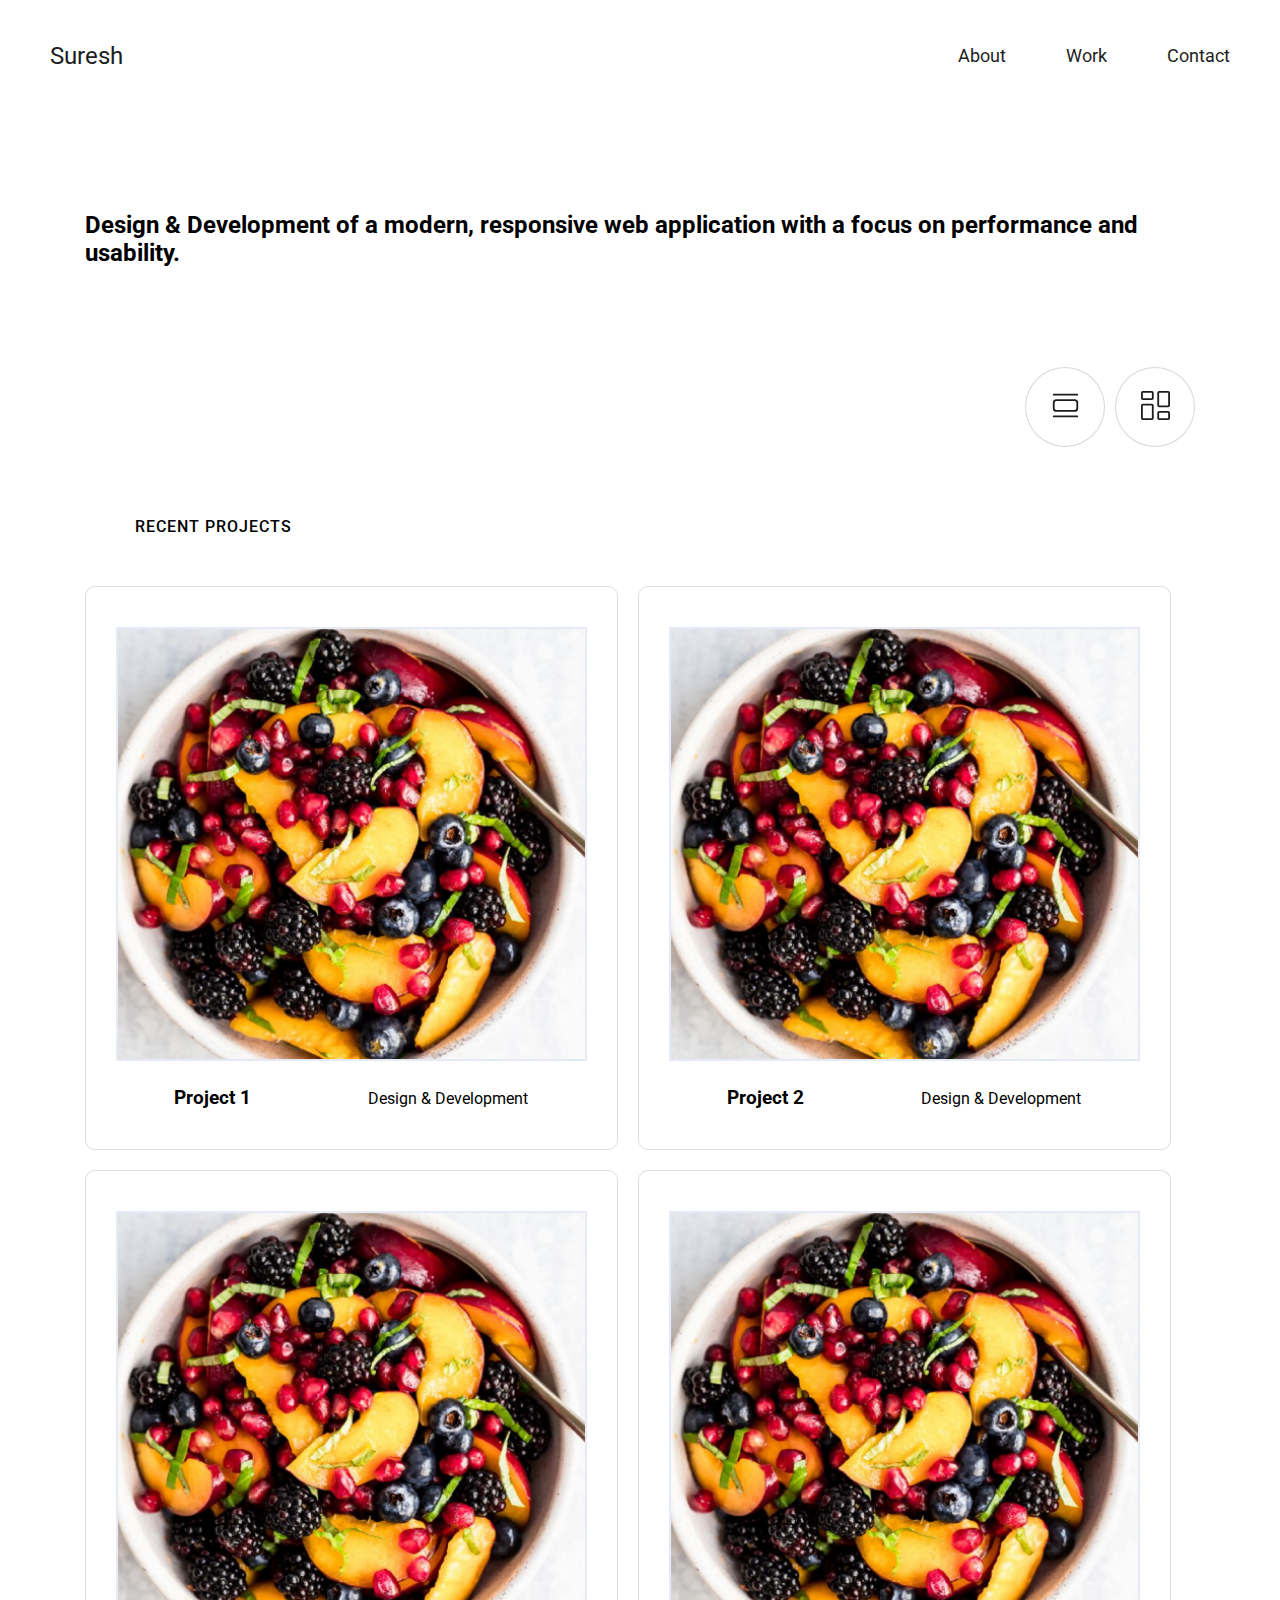
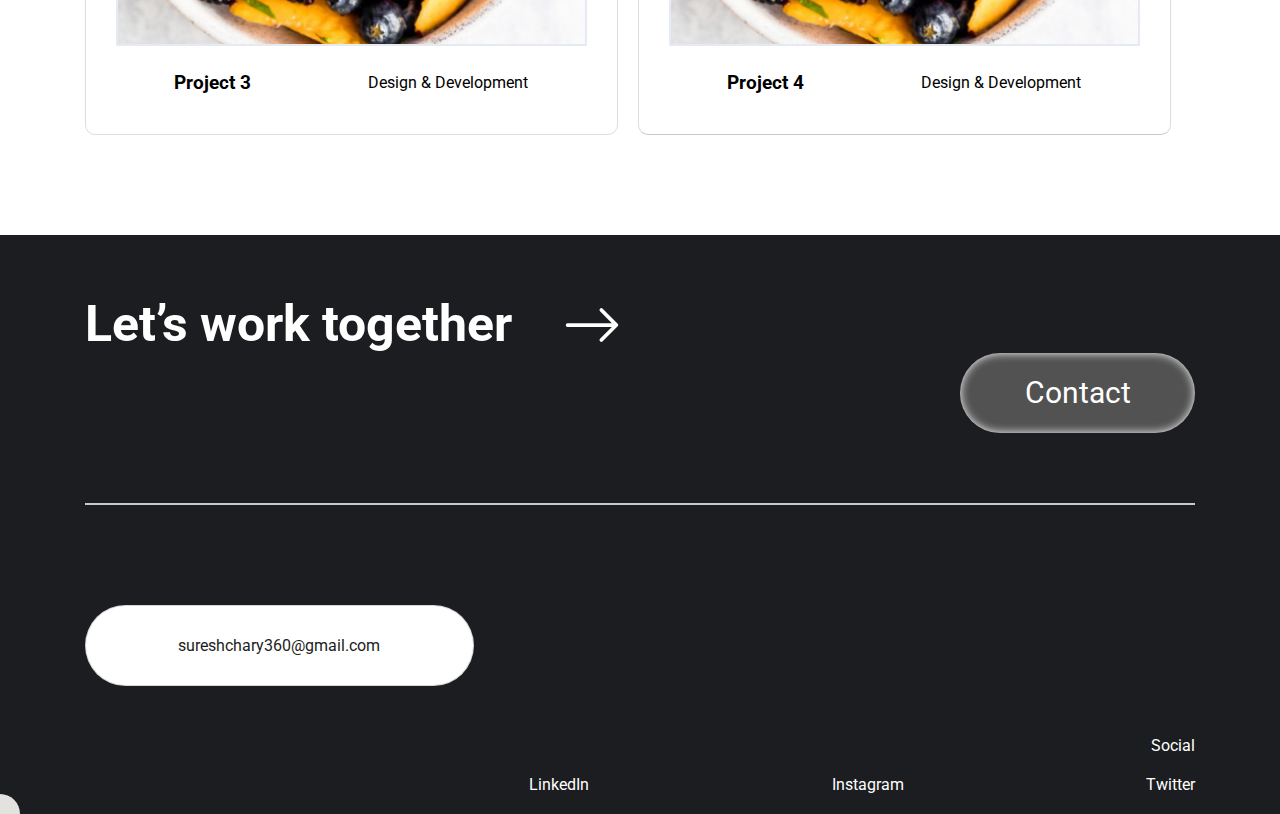
<file: work.html>
<!DOCTYPE html>
<html lang="en">

<head>
    <meta charset="UTF-8">
    <meta name="viewport" content="width=device-width, initial-scale=1.0">
    <title>Responsive Navbar</title>
    <link href="/assets/global.css" rel="stylesheet" />
    <link href="/assets/responsive.css" rel="stylesheet" />
    <link href="/assets/nav.css" rel="stylesheet" />
    <link href="/assets/style.css" rel="stylesheet" />
    <link rel="preconnect" href="https://fonts.googleapis.com">
    <link rel="preconnect" href="https://fonts.gstatic.com" crossorigin>
    <link
        href="https://fonts.googleapis.com/css2?family=Roboto:ital,wght@0,100;0,300;0,400;0,500;0,700;0,900;1,100;1,300;1,400;1,500;1,700;1,900&display=swap"
        rel="stylesheet">


    <style>
        .navbar {
            background-color: #fff;
        }

        .logo {
            color: #1C1D20;
        }

        .nav-links a {
            color: #1C1D20;
        }

        .nav-links.active a {
            color: white;
        }
    </style>
</head>

<body>

    <main>
        <header>
            <nav class="navbar">
                <div class="logo-container" style="position: relative;">
                    <a href="/index.html" class="logo hover-this">Suresh</a>
                </div>
                <ul id="navLinkSidebar" class="nav-links nav-links-sty  ">
                    <li class=""><a class="hover-this" href="/about.html">About</a></li>
                    <li class=""><a class="hover-this" href="/work.html">Work</a></li>
                    <li class=""><a class="hover-this" href="/contact.html">Contact</a></li>
                </ul>
                <div class="hamburger menu-container">
                    <div class="line"></div>
                    <div class="line"></div>
                    <div class="line"></div>
                </div>

                <div id="menu-nav" class="menu-nav-class">
                    <div class="menu-line"></div>
                    <div class="menu-line"></div>
                    <div class="menu-line"></div>
                </div>
            </nav>
        </header>


        <section id="section2" class="ptb-100">
            <div class="system-width">
                <h2 class="hover-this">
                    <!-- I'm a passionate UI developer with expertise in creating visually appealing, user-friendly interfaces. 
           My focus is on crafting seamless, responsive designs that enhance user experiences. -->
                    Design & Development of a modern, responsive web application
                    with a focus on performance and usability.
                </h2>


            </div>

        </section>



        <section class="">
            <div class="system-width pb-100">

                <div class=" btn-layout-controls mb-5 ">
                    <div>
                        <!-- <a class="btn btn-work hover-this" >About</a> -->
                    </div>

                    <div class="layout-controls text-right">
                        <button id="listViewBtn" class="btn btn-work hover-this" onclick="showListView()">

                            <svg xmlns="http://www.w3.org/2000/svg" fill="currentColor" class="bi bi-view-list"
                                viewBox="0 0 16 16">
                                <path
                                    d="M3 4.5h10a2 2 0 0 1 2 2v3a2 2 0 0 1-2 2H3a2 2 0 0 1-2-2v-3a2 2 0 0 1 2-2m0 1a1 1 0 0 0-1 1v3a1 1 0 0 0 1 1h10a1 1 0 0 0 1-1v-3a1 1 0 0 0-1-1zM1 2a.5.5 0 0 1 .5-.5h13a.5.5 0 0 1 0 1h-13A.5.5 0 0 1 1 2m0 12a.5.5 0 0 1 .5-.5h13a.5.5 0 0 1 0 1h-13A.5.5 0 0 1 1 14" />
                            </svg>
                        </button>
                        <button id="gridViewBtn" class="btn btn-work hover-this" onclick="showGridView()">
                            <svg xmlns="http://www.w3.org/2000/svg" fill="currentColor" class="bi bi-columns-gap"
                                viewBox="0 0 16 16">
                                <path
                                    d="M6 1v3H1V1zM1 0a1 1 0 0 0-1 1v3a1 1 0 0 0 1 1h5a1 1 0 0 0 1-1V1a1 1 0 0 0-1-1zm14 12v3h-5v-3zm-5-1a1 1 0 0 0-1 1v3a1 1 0 0 0 1 1h5a1 1 0 0 0 1-1v-3a1 1 0 0 0-1-1zM6 8v7H1V8zM1 7a1 1 0 0 0-1 1v7a1 1 0 0 0 1 1h5a1 1 0 0 0 1-1V8a1 1 0 0 0-1-1zm14-6v7h-5V1zm-5-1a1 1 0 0 0-1 1v7a1 1 0 0 0 1 1h5a1 1 0 0 0 1-1V1a1 1 0 0 0-1-1z" />
                            </svg>
                        </button>
                    </div>

                </div>

                <div class="">
                    <h5 class="work_heading">Recent Projects</h5>
                    <div id="projects" class="grid-view">
                        <div class="project-card list_item_main">
                            <div class="hover_main_container poject-card-img">
                                <img class="hover-img hover-this" src="/assets/images/em-gluten-img.png" alt="">
                            </div>
                            <div class="project-content">
                                <img class="project-image" src="/assets/images/em-gluten-img.png" alt="">
                                <div class="project-details">
                                    <h3>Project 1</h3>
                                    <p>Design & Development</p>
                                </div>
                            </div>
                        </div>
                        <div class="project-card list_item_main">
                            <div class="hover_main_container poject-card-img">
                                <img class="hover-img hover-this " src="/assets/images/em-gluten-img.png" alt="">
                            </div>
                            <div class="project-content">
                                <img class=" project-image" src="/assets/images/em-gluten-img.png" alt="">
                                <div class="project-details">
                                    <h3>Project 2</h3>
                                    <p>Design & Development</p>
                                </div>
                            </div>
                        </div>
                        <div class="project-card list_item_main">
                            <div class="hover_main_container poject-card-img">
                                <img class="hover-img hover-this" src="/assets/images/em-gluten-img.png" alt="">
                            </div>
                            <div class="project-content">
                                <img class="project-image" src="/assets/images/em-gluten-img.png" alt="">
                                <div class="project-details">
                                    <h3>Project 3</h3>
                                    <p>Design & Development</p>
                                </div>
                            </div>
                        </div>
                        <div class="project-card list_item_main">
                            <div class="hover_main_container poject-card-img">
                                <img class="hover-img hover-this" src="/assets/images/em-gluten-img.png" alt="">
                            </div>
                            <div class="project-content">
                                <img class="project-image" src="/assets/images/em-gluten-img.png" alt="">
                                <div class="project-details">
                                    <h3>Project 4</h3>
                                    <p>Design & Development</p>
                                </div>
                            </div>
                        </div>
                    </div>


                    <!-- <div class="text-center ptb-100 mt-5 mb-5">
                        <a href="" class="btn btn-work hover-this ">
                            More Work
                        </a>
                    </div> -->
                </div>
            </div>
        </section>


        <section>
            <div></div>
        </section>


        <footer>
            <div class="footer-container  ">
                <div class="system-width">
                    <div class="work-together-cont">
                        <h3>Let’s work together</h3>

                        <div class="footer-arrow">
                            <svg xmlns="http://www.w3.org/2000/svg" fill="currentColor" class="bi bi-arrow-right"
                                viewBox="0 0 16 16">
                                <path fill-rule="evenodd"
                                    d="M1 8a.5.5 0 0 1 .5-.5h11.793l-3.147-3.146a.5.5 0 0 1 .708-.708l4 4a.5.5 0 0 1 0 .708l-4 4a.5.5 0 0 1-.708-.708L13.293 8.5H1.5A.5.5 0 0 1 1 8" />
                            </svg>
                        </div>
                    </div>

                    <div class="ptb-100 mt-50 get_touch">
                        <div class="get-in-touch hover-this">
                            <a href="#" class="hover-this">Contact</a>
                        </div>
                        <div class="border-solid mt-5"></div>

                    </div>

                    <div class="">
                        <a href="" class="btn btn-mail hover-this">sureshchary360@gmail.com</a>
                    </div>

                    <div class="pt-50 footer-social">

                        <div class="social-item">
                            <p class="text-right">Social</p>
                            <div class="social-each-item">
                                <a href="" class=""> LinkedIn</a>
                                <a href="" class=""> Instagram</a>
                                <a href="" class=""> Twitter</a>
                            </div>

                        </div>
                    </div>

                </div>
            </div>
        </footer>

        <!-- <div class="cursor"></div> -->

    </main>

    <div class="cursor"></div>



    <script>
        function showListView() {
            const projects = document.getElementById('projects');
            projects.classList.remove('grid-view');
            projects.classList.add('list-view');
        }

        function showGridView() {
            const projects = document.getElementById('projects');
            projects.classList.remove('list-view');
            projects.classList.add('grid-view');
        }

        // Ensure grid view is the default on smaller screens
        function enforceGridView() {
            const projects = document.getElementById('projects');
            if (window.innerWidth <= 1024) {
                projects.classList.remove('list-view');
                projects.classList.add('grid-view');
            }
        }

        // Enforce grid view on load and on resize
        window.addEventListener('load', enforceGridView);
        window.addEventListener('resize', enforceGridView);


    </script>

    <script src="/assets/style.js"></script>
</body>

</html>
</file>
<file: assets/global.css>
* {
    margin: 0;
    padding: 0;
    box-sizing: border-box;
}

body {
    font-family: 'Roboto', sans-serif;
    max-width: 100vw;
    width: 100%;
    min-height: 100vh;
    height: 100%;
    margin: auto;
    background-color: #fff;
}

a {
    text-decoration: none;

}

/* Basic cursor styling */
.cursor {
    pointer-events: none;
    position: fixed;
    z-index: 2024;
    width: 40px;
    /* Base size of cursor */
    height: 40px;
    /* Base size of cursor */
    background-color: #fff;
    border-radius: 50%;
    mix-blend-mode: difference;
    transition: transform 0.3s ease;
    transform: translate(-50%, -50%);
}


/* Hover-this element styling */
.hover-this {
    display: inline;
    position: relative;
}

.mt-5 {
    margin-top: 50px;
}

.mb-5 {
    margin-bottom: 50px;
}

.ptb-60 {
    padding-top: 60px;
    padding-bottom: 60px;
}


.text-center {
    text-align: center;
}

.text-right {
    text-align: right;
}

.text-left {
    text-align: left;
}

/* paddings */
.ptb-100 {
    padding-top: 100px;
    padding-bottom: 100px;
}


.pb-100 {
    padding-bottom: 100px;
}

.pt-50 {
    padding-top: 50px;
}

.mt-100 {
    margin-top: 100px;
}

.mtb-md-200-150 {
    margin-top: 200px;
    margin-bottom: 150px; 
}

.mb-25 {
    margin-bottom: 25px;
}

.border-solid {
    border: 1px solid  #c9c9c9;
}


@media screen and (max-width : 789px) {

    .mtb-md-200-150 {
        margin-top: 40px;
    margin-bottom: 30px; 
    }
    
    .ptb-s-60 {
        padding-top: 60px;
        padding-bottom: 60px;
    }

    .mb-s-10 {
        margin-bottom: 10px;
    }
}
</file>
<file: assets/responsive.css>
/* Grid System */
.system-width {
    width: 100%;
    padding-right: 15px;
    padding-left: 15px;
    margin-right: auto;
    margin-left: auto;
}

  
  /* @media (min-width: 576px) {
    .system-width {
      max-width: 540px;
    }
  }
  
  @media (min-width: 768px) {
    .system-width {
      max-width: 720px;
    }
  } */
  
  @media (min-width: 992px) {
    .system-width {
      max-width: 960px;
    }
  }
  
  @media (min-width: 1200px) {
    .system-width {
      max-width: 1140px;
    }
  }
  
  @media (min-width: 1400px) {
    .system-width {
      max-width: 1320px;
    }
  }
  
/*  
  
  .container-sm {
    max-width: 540px;
  }
  
  .container-md {
    max-width: 720px;
  }
  
  .container-lg {
    max-width: 960px;
  }
  
  .container-xl {
    max-width: 1140px;
  }
  
  .container-xxl {
    max-width: 1320px;
  } */
  

.system-width-fluid {
    width: 100%;
    padding-right: 15px;
    padding-left: 15px;
    margin-right: auto;
    margin-left: auto;
}

.row {
    display: flex;
    flex-wrap: wrap;
    margin-right: -15px;
    margin-left: -15px;
}

/* [class*="col-"] {
    padding-right: 15px;
    padding-left: 15px;
} */

/* Define columns with width */
.col {
    width: 100%;
}

.col-auto {
    width: auto;
}

.col-1 { width: 8.33333%; }
.col-2 { width: 16.66667%; }
.col-3 { width: 25%; }
.col-4 { width: 33.33333%; }
.col-5 { width: 41.66667%; }
.col-6 { width: 50%; }
.col-7 { width: 58.33333%; }
.col-8 { width: 66.66667%; }
.col-9 { width: 75%; }
.col-10 { width: 83.33333%; }
.col-11 { width: 91.66667%; }
.col-12 { width: 100%; }

/* Responsive Columns */
@media (min-width: 576px) {
    .col-sm { width: 100%; }
    .col-sm-auto { width: auto; }
    .col-sm-1 { width: 8.33333%; }
    .col-sm-2 { width: 16.66667%; }
    .col-sm-3 { width: 25%; }
    .col-sm-4 { width: 33.33333%; }
    .col-sm-5 { width: 41.66667%; }
    .col-sm-6 { width: 50%; }
    .col-sm-7 { width: 58.33333%; }
    .col-sm-8 { width: 66.66667%; }
    .col-sm-9 { width: 75%; }
    .col-sm-10 { width: 83.33333%; }
    .col-sm-11 { width: 91.66667%; }
    .col-sm-12 { width: 100%; }
}

@media (min-width: 768px) {
    .col-md { width: 100%; }
    .col-md-auto { width: auto; }
    .col-md-1 { width: 8.33333%; }
    .col-md-2 { width: 16.66667%; }
    .col-md-3 { width: 25%; }
    .col-md-4 { width: 33.33333%; }
    .col-md-5 { width: 41.66667%; }
    .col-md-6 { width: 50%; }
    .col-md-7 { width: 58.33333%; }
    .col-md-8 { width: 66.66667%; }
    .col-md-9 { width: 75%; }
    .col-md-10 { width: 83.33333%; }
    .col-md-11 { width: 91.66667%; }
    .col-md-12 { width: 100%; }
}

@media (min-width: 992px) {
    .col-lg { width: 100%; }
    .col-lg-auto { width: auto; }
    .col-lg-1 { width: 8.33333%; }
    .col-lg-2 { width: 16.66667%; }
    .col-lg-3 { width: 25%; }
    .col-lg-4 { width: 33.33333%; }
    .col-lg-5 { width: 41.66667%; }
    .col-lg-6 { width: 50%; }
    .col-lg-7 { width: 58.33333%; }
    .col-lg-8 { width: 66.66667%; }
    .col-lg-9 { width: 75%; }
    .col-lg-10 { width: 83.33333%; }
    .col-lg-11 { width: 91.66667%; }
    .col-lg-12 { width: 100%; }
}

@media (min-width: 1200px) {
    .col-xl { width: 100%; }
    .col-xl-auto { width: auto; }
    .col-xl-1 { width: 8.33333%; }
    .col-xl-2 { width: 16.66667%; }
    .col-xl-3 { width: 25%; }
    .col-xl-4 { width: 33.33333%; }
    .col-xl-5 { width: 41.66667%; }
    .col-xl-6 { width: 50%; }
    .col-xl-7 { width: 58.33333%; }
    .col-xl-8 { width: 66.66667%; }
    .col-xl-9 { width: 75%; }
    .col-xl-10 { width: 83.33333%; }
    .col-xl-11 { width: 91.66667%; }
    .col-xl-12 { width: 100%; }
}
</file>
<file: assets/nav.css>
.navbar {
      display: flex;
      justify-content: space-between;
      align-items: center;
      padding: 10px 20px;
      background-color: #999D9E;
  }

  .logo-container {
      padding: 15px 30px;
  }

  .logo {
      font-size: 24px;
      color: #FFF;
  }

  .nav-links {
      list-style: none;
      display: flex;
      z-index: 2;
      
  }

  .nav-links li {
      margin: 0 15px;
  }

  .nav-links a {
      text-decoration: none;
      /* color: #FFF; */
      font-size: 18px;
      transition: color 0.6s;
  }

  .nav-links-sty li {
    color: #FFF;
    text-decoration: none;
    font: 20px;
    margin: 15px 10px;
    padding: 15px 30px;
    position: relative;
    z-index: 0;
    cursor: pointer;
}

/* Border from Y to X  */
.borderYtoX:before,
.borderYtoX:after {
    position: absolute;
    opacity: 0.3;
    height: 100%;
    width: 0px;
    content: '';
    background: #FFF;
    transition: all 0.5s;
}

.borderYtoX:before {
    left: 0px;
    top: 0px;
}

.borderYtoX:after {
    right: 0px;
    bottom: 0px;
}

.borderYtoX:hover:before,
.borderYtoX:hover:after {
    opacity: 0.3;
    height: 2px;
    width: 100%;
}

  .hamburger {
      display: none;
      flex-direction: column;
      cursor: pointer;
      z-index: 3;
  }

  .hamburger .line {
      width: 25px;
      height: 3px;
      background-color: lightgray;
      margin: 4px 0;
      transition: all 0.6s;
  }

  .menu-nav-class.active .menu-line:nth-child(1) {
      transform: rotate(-45deg) translate(-5px, 6px);
  }

  .menu-nav-class.active .menu-line:nth-child(2) {
      opacity: 0;
  }

  .menu-nav-class.active .menu-line:nth-child(3) {
      transform: rotate(45deg) translate(-5px, -6px);
  }


  .nav-links.active {
      transform: translateX(0);
      
  }

 

  .nav-link-sidebar {
      position: fixed;
      right: 0;
      height: 100vh;
      overflow: hidden;
      top: 0;
      z-index: 3;
      background-color: #222;
      /* color: #FFF; */
      display: flex;
      flex-direction: column;
      align-items: center;
      padding-top: 50px;
      width: 50%;
      transform: translateX(100%);
      transition: transform 0.5s ease-in-out;
  }

  .nav-links li {
      margin: 20px 0;
  }

  /* menu over lay section */
 

.menu-nav-class {
    position: fixed;
    top: -48px;
    right: 0px;
    z-index: 100;
    width: 80px;
    height: 80px;
    border-radius: 50%;
    display: flex;
    flex-direction: column;
    justify-content: center;
    align-items: center;
    background-color: #000000;
    /* color: #FFFFFF; */
    display: flex;
    justify-content: center;
    align-items: center;
    transition: 0.6s;
    opacity: 0;
}

.displayNav {
    top: 0px;
    transition: 0.8s;
    opacity: 1;
    margin-right: 20px;
    margin-top: 20px;
}

.menu-nav-class .menu-line {
    width: 25px;
    height: 3px;
    background-color: lightgray;
    margin: 4px 0;
    transition: all 0.6s;
}

  /* Responsive Styles */
  @media (max-width: 1024px) {

      .nav-links {
          position: fixed;
          right: 0;
          height: 100vh;
          top: 0;
          z-index: 3;
          background-color: #222;
          color: #FFF;
          display: flex;
          flex-direction: column;
          align-items: center;
          padding-top: 50px;
          width: 50%;
          transform: translateX(100%);
          transition: transform 0.5s ease-in-out;
      }

      .hamburger {
          display: flex;
      }


      .hamburger.active .line:nth-child(1) {
          transform: rotate(-45deg) translate(-5px, 6px);
      }

      .hamburger.active .line:nth-child(2) {
          opacity: 0;
      }

      .hamburger.active .line:nth-child(3) {
          transform: rotate(45deg) translate(-5px, -6px);
      }
  }
</file>
<file: assets/style.css>
.glob-container {
    display: flex; 
    justify-content: end;  
    padding-right: 80px;
}

.rotating-element {
    width: 40px; /* Set a fixed width */
    height: 100px; 
    display: inline-block; /* Ensure block behavior */
    animation: rotate-infinite 5s linear infinite;
    transform-origin: center center; /* Ensure rotation around the exact center */
    text-align: center; /* Center any text content */
    line-height: 100px; /* Vertically center text (if any) */
}

@keyframes rotate-infinite {
    from {
        transform: rotate(0deg);
    }
    to {
        transform: rotate(360deg);
    }
}


.bi-globe {
    width: 100%;
    height: 100%;
    fill: white;

}
 
 /* SVG freelance ui/frontend developer arrows transitions */
 .svg-main-container {
     display: flex;
     align-items: center;
     position: relative;
     width: 480px;
 }

 .svg-container {
     transition: transform 0.5s, opacity 0.5s;
     opacity: 1;
 }

 .first-svg {
     position: absolute;
     left: 0;
 }

 .second-svg {
     position: absolute;
     right: 0;
     opacity: 0;
 }

 .hover-paragraph {
     position: relative;
     z-index: 2;
     font-size: 40px;
     margin-left: 50px;
     color: #fff;
     display: flex;
     flex-direction: column;
     transition: color 1s ease-out;

 }

 .svg-main-container:hover .first-svg {
     transform: translateX(calc(100% + 180px));
     transition: all 1s;
     opacity: 0;
 }

 .svg-main-container:hover .second-svg {
     transform: translateX(calc(100%));
     transition: all 1s;
     opacity: 1;
 }

 .svg-main-container:hover .hover-paragraph {
     color: #535252;
 }


 @media screen and (max-width: 1024px) {
     .svg-main-container {
         width: 260px;
     }

     .hover-paragraph {
         font-size: 20px;
         margin-left: 38px;
     }
 }


 .home-banner-section {
     /* height: 100vh; */
     width: 100%;
     padding: 50px;
     background-color: #999D9E;
 }

 /* h1 {
     color: #fff;
     font-size: 170px;
     font-weight: bold;
     text-align: right;

 } */

 .banner-card {
     background: linear-gradient(90deg, lightgray, #000);

     border-radius: 10px;
     box-shadow: 0px -14px 25px #000;
     color: white;
     /* position: relative;
     z-index: 0;
     top: -40px; */
     display: flex;
     justify-content: space-around;
     align-items: center;
 }

 .banner-card h2 {
     display: flex;
     /* flex-direction: column; */
     justify-content: space-between;
     align-items: flex-start;
     font-size: 40px;

 }

 .heading_container {
     text-align: right;
 }

 

 /* @media screen and (min-width: 1025px) {
     h1 {
         text-align: right;
     }
 } */


  /* Core functionality for marquee*/
  #animated-text-strip{
    display: flex;
    flex-flow: row nowrap;
    align-items: center;
    overflow: hidden;
    padding-top: 20px;
    padding-bottom: 20px;
  }
  #animated-text-strip .marquee {
    white-space: nowrap;
    animation: marquee 15s linear infinite;
    max-width: none;
  }
  
  @keyframes marquee {
    0% {
      transform: translate(0, 0);
    }
    100% {
      transform: translate(-100%, 0);
    }
  }
  .marquee{
    font-size: 60px;
    font-weight: 900;
    text-transform: uppercase;
    color: white;
  }


  @media screen and (max-width: 1024px) {
    .banner-card {
        font-size: 20px;
        top: -18px;
    }

    .home-banner-section {
        padding: 20px;
    }

    .heading_container {
        text-align: left;
    }

    /* h1 {
        font-size: 6rem;
    } */

    .marquee{
       font-size: 40px;
       font-weight: 900;

    }
}


/* @media screen and (max-width: 589px) {
    h1 {
        font-size: 3rem;
    }
} */
 /*------------------------------------------------ Home projects section---------------------------------  */


  .work_heading {
    margin: 0 50px 50px;
    font-size: 16px;
    font-weight: 500;
    letter-spacing: 1px;
    text-transform: uppercase;
  }
  
  .list_item_main {
    position: relative;
    list-style: none;
    border-top: 1px solid #c9c9c9;
  
    &:last-of-type {
      border-bottom: 1px solid #c9c9c9;
    }
  }
  
  .member-link {
    padding: 50px;
    /* display: flex;
    justify-content: space-between;
    align-items: center; */
    color: inherit;
    cursor: pointer;
    text-decoration: none;
  
    &:focus {
      outline-offset: -1px;
    }
  }
  
  
  .hover_main_container {
    position: absolute;
    width: 300px;
    height: 300px;
    background-color: gray;
    padding: 20px;
    left: 0;
    top: 0;
    opacity: 0;
    pointer-events: none;
    backface-visibility: hidden;
    z-index: 1;
  }

  .hover-img {
    width: 100%;
    height: 100%;
    background-size: cover;
  }
  
  .member-name {
    font-size: 60px;
    font-weight: 400;
    transition: 0.35s ease-out;
  }
  
  .list_item_main:hover .member-name {
    opacity: 0.5;
    transform: translateX(-10px);
  }
  
  .member-role {
    font-size: 18px;
    font-weight: 500;
    transition: all 0.35s ease-out;
  }
  
  .list_item_main:hover .member-role {
    opacity: 0.5;
    transform: translateX(10px);
  }

  .btn {
    outline: none;
    border: 1px solid rgba(28, 29, 32, 0.175);
    padding: 30px 60px;
    border-radius: 50px;
    background-color: none;
  }


  
  @media (max-width: 1023px) {
    .work_heading {
      margin: 0 35px 35px;
      font-size: 15px;
    }
  
    .member-link {
      padding: 35px 35px;
    }
  
    .member-name {
      font-size: 35px;
    }
  
    .member-role {
      font-size: 16px;
    }
  }
  
  @media (max-width: 767px) {
    .work_heading {
      margin: 0 10px 20px;
      font-size: 14px;
    }
  
    .member-link {
      padding: 20px 10px;
    }
  
    .member-name {
      font-size: 25px;
    }
  
    .member-role {
      font-size: 15px;
    }
  }



  /*........................................... work section................................. */


        /* Layout Controls */
        .layout-controls {
          display: flex;
          gap: 10px;
          margin-bottom: 20px;
      }

      .layout-controls button {
          padding: 10px;
          cursor: pointer;
          /* border: none; */
          width: 80px;
          height: 80px;
          border-radius: 50%;
          transition: background-color 0.3s ease;
         
      }

      .layout-controls button:hover {
          background-color: #000;
          color: white;
      }
      .layout-controls button:focus {
          background-color: #000;
          color: white;
      }
      .layout-controls button.active {
          background-color: #000;
          color: white;
      }

      .layout-controls button svg {
          width: 50%;
          height: 50%;
      }

      /* Project Container */
      #projects {
          display: flex;
          flex-wrap: wrap;
          gap: 20px;
      }

      /* Project Card */
      .project-card {

          background-color: #fff;
          border: 1px solid #ddd;
          border-radius: 10px;
          transition: transform 0.3s ease, box-shadow 0.3s ease;
          cursor: pointer;
          position: relative;
          /* padding: 20px; */
      }

      .project-card:hover {
          box-shadow: 0 10px 20px rgba(0, 0, 0, 0.1);
      }

      /* Project Content */
      .project-content {
          padding: 40px 30px;
          text-align: center;
          transition: opacity 0.3s ease, transform 0.3s ease;
      }

      .btn-layout-controls {
          display: flex;
          justify-content: space-between;
          align-items: center;
      }

      .project-image {
          width: 100%;
          height: 100%;
          background-size: cover;
      }

      .list-view .project-image {
          display: none;
      }

      .grid-view .project-image {
          display: block;
          margin-bottom: 26px;
      }

      .grid-view .poject-card-img {
          display: none;
      }

      @media screen and (min-width: 1025px) {
          .project-details {
              display: flex;
              justify-content: space-around;
              align-items: center;
          
          }
      }


      /* Grid View */
      .grid-view .project-card {
          width: 48%;
          height: 100%;
          animation: fadeInUp 0.5s ease both;
      }

      /* List View */
      .list-view .project-card {
          flex: 1 1 100%;
          animation: fadeInLeft 0.5s ease both;
      }

      @media screen and (max-width: 530px) {
          .grid-view .project-card {
              width: 100%;
          }
      }

      /* Media Query */
      @media screen and (max-width: 1024px) {
          .layout-controls {
              display: none;
          }

          #projects {
              flex-wrap: wrap;
          }

          .poject-card-img {
              display: none;
          }

       }












  
 /*  ......................................footer section.......................... */


  .footer-container {
    background-color: #1C1D20;
    color: #fff;
    padding-top: 60px;
    padding-bottom: 10px;
  }

  .footer-container h3 {
      font-size: 50px;
      /* margin-bottom: 30px; */
  }

  .btn-work {
    background-color: #fff;
    color: #1C1D20;
  }

  .btn-mail {
    background-color: #fff;
    color: #1C1D20;
    display: block;
    text-align: center;
    width: 35%;
    padding: 30px 0px;
  }

  .get_touch {
    position: relative;
  }

  .get-in-touch {
    background-color: #535252;
    width: 235px;
    height: 80px;
    box-shadow: inset 0px 0px 10px;
    border-radius: 50px;
    display: flex;
    justify-content: center;
    align-items: center;
    position: absolute;
    top: 0;
    right: 0;

  }

  .get-in-touch a {
    color: #fff;
    font-size: 30px;
  }

  .work-together-cont {
    display: flex;
    gap: 50px;
  }

  .footer-arrow {
    width: 60px;
    height: 40px;
  }

  .footer-social {
    display: flex;
    justify-content: flex-end;
  }

  .social-item {
    width: 60%;
  }

  .social-each-item {
    display: flex;
    justify-content: space-between;
    gap: 10px;
    margin-bottom: 10px;
    flex-wrap: wrap;
    margin-top: 20px;
  }

  .social-each-item a {
    color: #FFF;
  }

  @media screen and (max-width: 769px) {
    .btn-mail {
      width: 80%;
      
    }
    .footer-social {
      justify-content: center;
    } 
    .social-item p{
      text-align: center;
    }
   
  }
</file>
